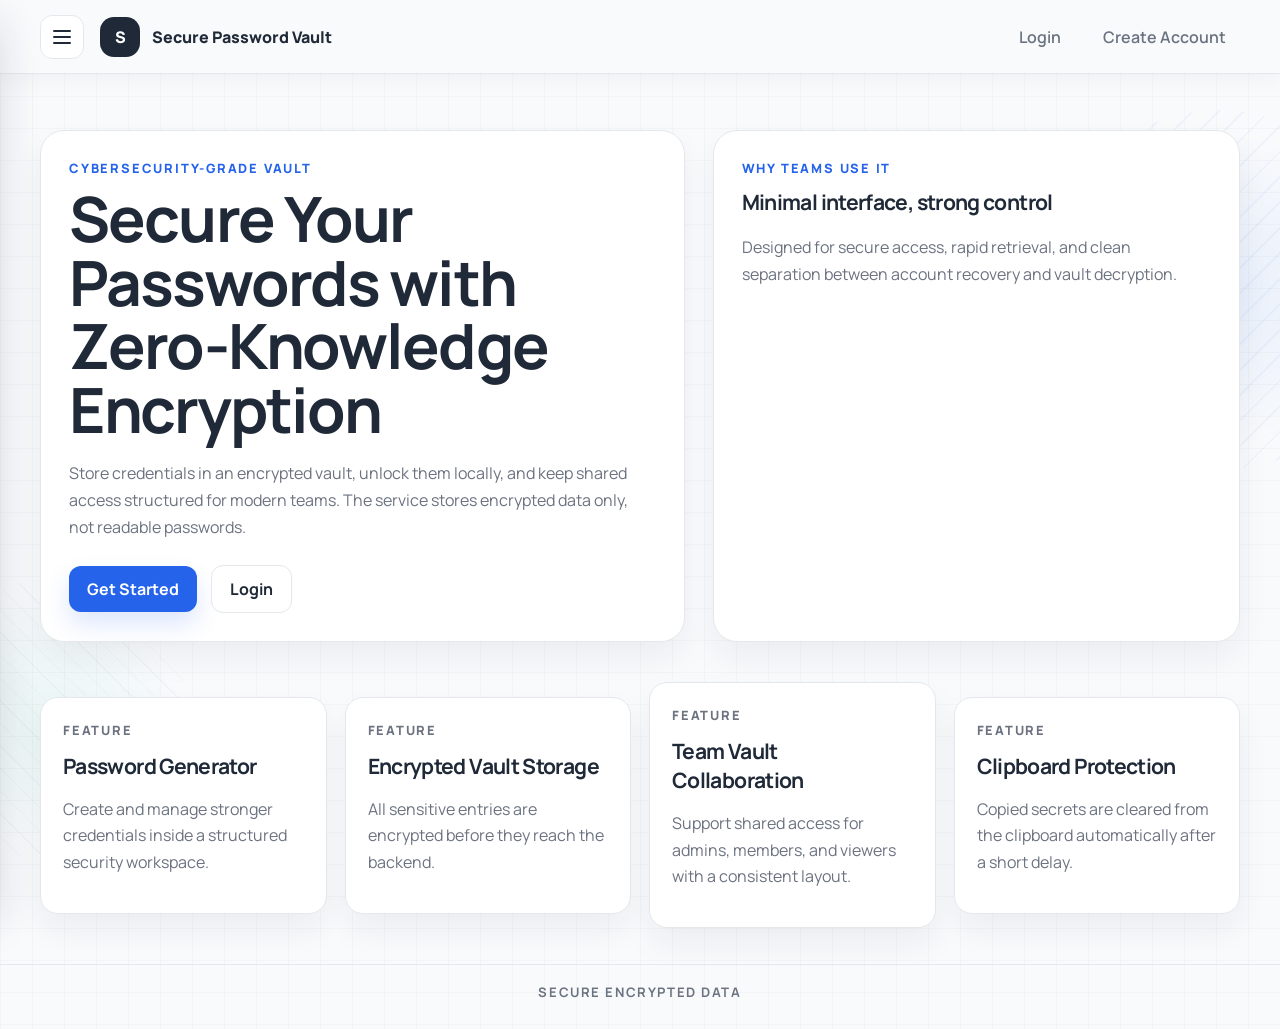
<file: frontend/index.html>
<!DOCTYPE html>
<html lang="en">
<head>
    <meta charset="UTF-8">
    <meta name="viewport" content="width=device-width, initial-scale=1.0">
    <title>Secure Password Vault</title>
    <link rel="stylesheet" href="./css/style.css">
    <script type="module" defer src="./js/main.js"></script>
</head>
<body class="page" data-page="home">
    <div class="drawer-overlay" data-sidebar-overlay></div>
    <aside class="drawer" data-sidebar>
        <div class="drawer-header">
            <div class="brand">
                <span class="brand-badge">S</span>
                <span>Secure Password Vault</span>
            </div>
            <button class="menu-button" type="button" data-sidebar-close aria-label="Close sidebar">
                <span class="hamburger" aria-hidden="true"><span></span><span></span><span></span></span>
            </button>
        </div>
        <nav class="drawer-nav">
            <a class="drawer-link active" href="./index.html">Home</a>
            <a class="drawer-link" href="./login.html">Login</a>
            <a class="drawer-link" href="./signup.html">Create Account</a>
        </nav>
    </aside>

    <header class="site-header">
        <div class="container">
            <div class="header-left">
                <button class="menu-button" type="button" data-sidebar-open aria-label="Open sidebar">
                    <span class="hamburger" aria-hidden="true"><span></span><span></span><span></span></span>
                </button>
                <a class="brand" href="./index.html">
                    <span class="brand-badge">S</span>
                    <span>Secure Password Vault</span>
                </a>
            </div>
            <div class="header-right">
                <nav class="nav-links">
                    <a class="nav-link" href="./login.html">Login</a>
                    <a class="nav-link" href="./signup.html">Create Account</a>
                </nav>
            </div>
        </div>
    </header>

    <main>
        <section class="container hero">
            <div class="hero-panel">
                <p class="eyebrow">Cybersecurity-grade vault</p>
                <h1>Secure Your Passwords with Zero-Knowledge Encryption</h1>
                <p class="lead">
                    Store credentials in an encrypted vault, unlock them locally, and keep shared access structured for modern
                    teams. The service stores encrypted data only, not readable passwords.
                </p>
                <div class="button-row" style="margin-top: 24px;">
                    <a class="button" href="./signup.html">Get Started</a>
                    <a class="button-muted" href="./login.html">Login</a>
                </div>
            </div>

            <div class="hero-panel">
                <p class="eyebrow">Why teams use it</p>
                <h2>Minimal interface, strong control</h2>
                <p class="lead">
                    Designed for secure access, rapid retrieval, and clean separation between account recovery and vault
                    decryption.
                </p>
            </div>
        </section>

        <section class="container feature-grid">
            <article class="feature-card">
                <p class="eyebrow">Feature</p>
                <h2>Password Generator</h2>
                <p>Create and manage stronger credentials inside a structured security workspace.</p>
            </article>
            <article class="feature-card">
                <p class="eyebrow">Feature</p>
                <h2>Encrypted Vault Storage</h2>
                <p>All sensitive entries are encrypted before they reach the backend.</p>
            </article>
            <article class="feature-card">
                <p class="eyebrow">Feature</p>
                <h2>Team Vault Collaboration</h2>
                <p>Support shared access for admins, members, and viewers with a consistent layout.</p>
            </article>
            <article class="feature-card">
                <p class="eyebrow">Feature</p>
                <h2>Clipboard Protection</h2>
                <p>Copied secrets are cleared from the clipboard automatically after a short delay.</p>
            </article>
        </section>
    </main>

    <footer class="footer">
        <div class="container">
            <p>Secure Encrypted Data</p>
        </div>
    </footer>
</body>
</html>
</file>
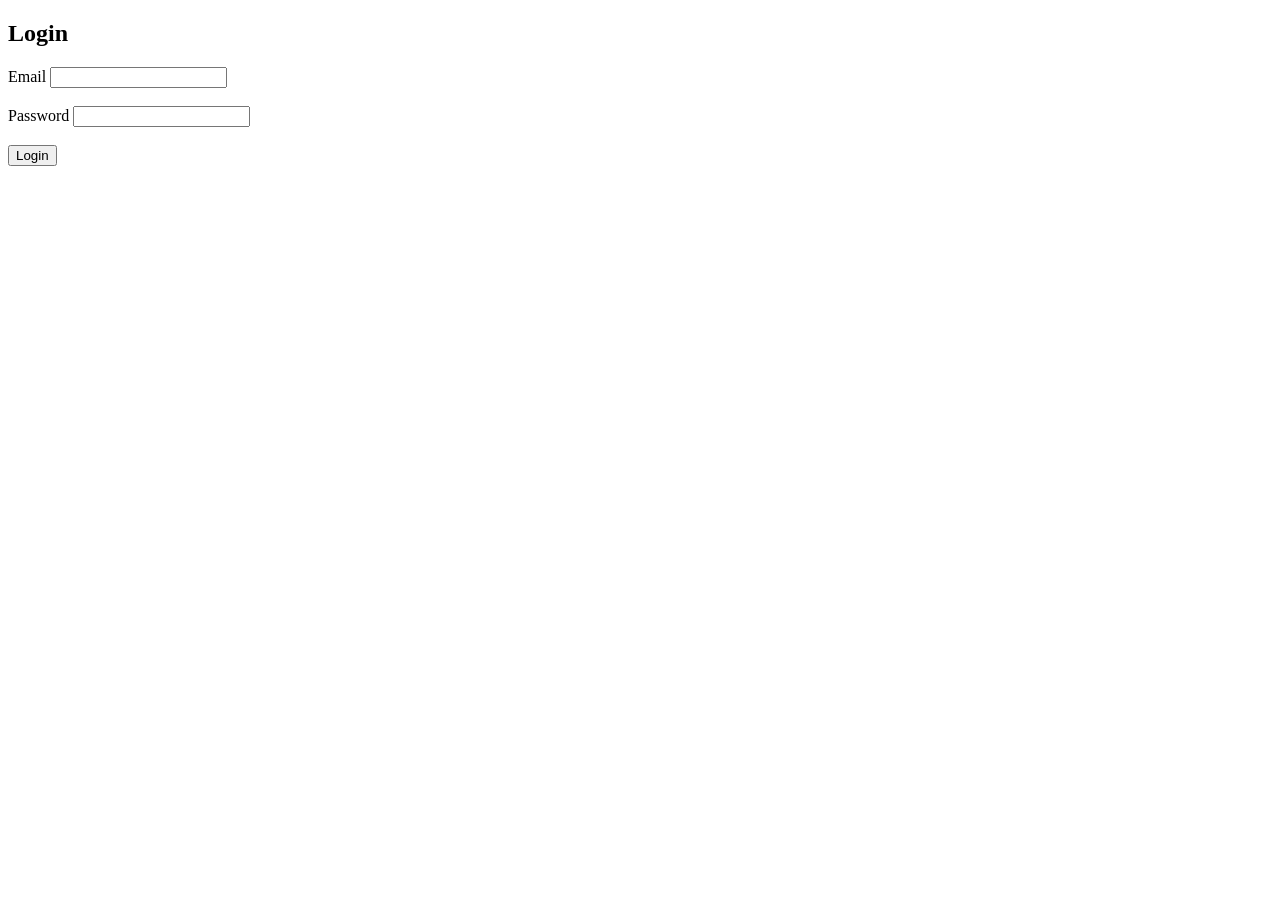
<file: frontend/login.html>
<!DOCTYPE html>
<html>
<head>
    <title>Login</title>
</head>

<body>

<h2>Login</h2>

<form>
<label>Email</label>
<input type="email" required>

<br><br>

<label>Password</label>
<input type="password" required>

<br><br>

<button type="submit">Login</button>

</form>

</body>
</html>
</file>
<file: frontend/css/style.css>
@import url("https://fonts.googleapis.com/css2?family=Manrope:wght@400;500;600;700;800&display=swap");

:root {
    --primary: #1f2937;
    --accent: #2563eb;
    --success: #10b981;
    --warning: #f59e0b;
    --danger: #ef4444;
    --background: #f8fafc;
    --card: #ffffff;
    --muted-surface: #f3f6fb;
    --border: #e5e7eb;
    --text: #111827;
    --muted: #6b7280;
    --shadow: 0 16px 32px rgba(31, 41, 55, 0.06);
    --radius-xl: 24px;
    --radius-lg: 18px;
    --radius-md: 12px;
    --header-height: 74px;
    --sidebar-width: 320px;
}

* {
    box-sizing: border-box;
}

html,
body {
    margin: 0;
    min-height: 100%;
}

body {
    position: relative;
    min-height: 100vh;
    font-family: "Manrope", "Segoe UI", sans-serif;
    color: var(--text);
    background-color: var(--background);
    background-image:
        linear-gradient(rgba(15, 23, 42, 0.025) 1px, transparent 1px),
        linear-gradient(90deg, rgba(15, 23, 42, 0.025) 1px, transparent 1px);
    background-size: 32px 32px;
    overflow-x: hidden;
}

body::before,
body::after {
    content: "";
    position: fixed;
    inset: auto;
    pointer-events: none;
    z-index: 0;
}

body::before {
    top: 110px;
    right: -120px;
    width: 360px;
    height: 360px;
    background:
        radial-gradient(circle at center, rgba(37, 99, 235, 0.08), transparent 62%),
        repeating-linear-gradient(
            135deg,
            rgba(37, 99, 235, 0.045) 0 2px,
            transparent 2px 18px
        );
    border-radius: 50%;
}

body::after {
    bottom: 40px;
    left: -90px;
    width: 280px;
    height: 280px;
    background:
        radial-gradient(circle at center, rgba(16, 185, 129, 0.06), transparent 64%),
        repeating-linear-gradient(
            45deg,
            rgba(31, 41, 55, 0.03) 0 1px,
            transparent 1px 16px
        );
    border-radius: 50%;
}

body.page {
    display: flex;
    flex-direction: column;
}

main {
    flex: 1;
    position: relative;
    z-index: 1;
}

a {
    color: inherit;
    text-decoration: none;
}

button,
input,
select,
textarea {
    font: inherit;
}

.container {
    width: min(1200px, calc(100% - 32px));
    margin: 0 auto;
}

.page-shell {
    width: min(1200px, calc(100% - 32px));
    margin: 0 auto;
}

.site-header {
    position: sticky;
    top: 0;
    z-index: 40;
    height: var(--header-height);
    background: rgba(248, 250, 252, 0.94);
    border-bottom: 1px solid var(--border);
    backdrop-filter: blur(16px);
    box-shadow: 0 6px 20px rgba(31, 41, 55, 0.04);
}

.site-header .container {
    height: 100%;
    display: flex;
    align-items: center;
    justify-content: space-between;
    gap: 20px;
}

.header-left,
.header-right,
.nav-links,
.button-row,
.toolbar-actions,
.stat-grid,
.feature-grid,
.table-actions,
.inline-actions {
    display: flex;
    gap: 14px;
    align-items: center;
    flex-wrap: wrap;
}

.header-left {
    gap: 16px;
}

.menu-button {
    width: 44px;
    height: 44px;
    border-radius: 12px;
    border: 1px solid var(--border);
    background: var(--card);
    color: var(--primary);
    display: inline-flex;
    align-items: center;
    justify-content: center;
    cursor: pointer;
    transition: background 0.18s ease, transform 0.18s ease;
}

.menu-button:hover {
    background: var(--muted-surface);
    transform: translateY(-1px);
}

.hamburger {
    width: 18px;
    display: grid;
    gap: 4px;
}

.hamburger span {
    display: block;
    width: 18px;
    height: 2px;
    background: currentColor;
    border-radius: 999px;
}

.brand {
    display: inline-flex;
    align-items: center;
    gap: 12px;
    font-weight: 800;
    color: var(--primary);
}

.brand-badge {
    width: 40px;
    height: 40px;
    display: grid;
    place-items: center;
    border-radius: 14px;
    background: var(--primary);
    color: #fff;
    font-weight: 800;
}

.nav-link {
    padding: 10px 14px;
    border-radius: 10px;
    color: var(--muted);
    font-weight: 600;
    transition: color 0.18s ease, background 0.18s ease;
}

.nav-link:hover,
.nav-link.active {
    background: rgba(37, 99, 235, 0.08);
    color: var(--accent);
}

.button,
.button-secondary,
.button-muted {
    border: 0;
    border-radius: 12px;
    padding: 12px 18px;
    font-weight: 700;
    cursor: pointer;
    transition: transform 0.18s ease, box-shadow 0.18s ease, background 0.18s ease;
}

.button:hover,
.button-secondary:hover,
.button-muted:hover {
    transform: translateY(-1px);
}

.button:disabled,
.button-secondary:disabled,
.button-muted:disabled {
    opacity: 0.6;
    cursor: not-allowed;
    transform: none;
    box-shadow: none;
}

.button {
    background: var(--accent);
    color: #fff;
    box-shadow: 0 12px 24px rgba(37, 99, 235, 0.16);
}

.button-secondary {
    background: var(--primary);
    color: #fff;
}

.button-muted {
    background: var(--card);
    color: var(--primary);
    border: 1px solid var(--border);
}

.hero {
    display: grid;
    grid-template-columns: 1.1fr 0.9fr;
    gap: 28px;
    padding: 56px 0 28px;
}

.hero-panel,
.card,
.auth-card,
.table-card,
.settings-card {
    background: var(--card);
    border: 1px solid var(--border);
    border-radius: var(--radius-xl);
    box-shadow: var(--shadow);
}

.hero-panel,
.card,
.auth-card,
.settings-card {
    padding: 28px;
}

.eyebrow {
    margin: 0 0 10px;
    font-size: 0.8rem;
    font-weight: 800;
    letter-spacing: 0.14em;
    text-transform: uppercase;
    color: var(--accent);
}

h1,
h2,
h3 {
    margin: 0;
    color: var(--primary);
    letter-spacing: -0.03em;
}

h1 {
    font-size: clamp(2.4rem, 6vw, 3.9rem);
    line-height: 1.02;
}

h2 {
    font-size: 1.32rem;
}

.lead {
    margin: 18px 0 0;
    color: var(--muted);
    line-height: 1.7;
    max-width: 62ch;
}

.feature-grid {
    display: grid;
    grid-template-columns: repeat(4, minmax(0, 1fr));
    padding: 12px 0 36px;
    gap: 18px;
}

.feature-card {
    padding: 22px;
    border-radius: var(--radius-lg);
    border: 1px solid var(--border);
    background: var(--card);
    box-shadow: var(--shadow);
}

.feature-card p,
.muted,
.card p {
    color: var(--muted);
    line-height: 1.65;
}

.auth-shell {
    min-height: calc(100vh - var(--header-height) - 72px);
    display: grid;
    place-items: center;
    padding: 28px 0 36px;
}

.auth-card {
    width: min(460px, 100%);
}

.form-stack {
    display: grid;
    gap: 14px;
}

label {
    font-weight: 700;
    color: var(--primary);
}

input,
select,
textarea {
    width: 100%;
    padding: 13px 15px;
    border: 1px solid var(--border);
    border-radius: var(--radius-md);
    background: #fff;
    color: var(--text);
    transition: border-color 0.18s ease, box-shadow 0.18s ease;
}

input:focus,
select:focus,
textarea:focus {
    outline: none;
    border-color: rgba(37, 99, 235, 0.55);
    box-shadow: 0 0 0 4px rgba(37, 99, 235, 0.08);
}

.strength-meter {
    width: 100%;
    height: 10px;
    border-radius: 999px;
    overflow: hidden;
    background: #e5e7eb;
}

.strength-fill {
    width: 22%;
    height: 100%;
}

.strength-fill.weak {
    background: var(--danger);
}

.strength-fill.medium {
    background: var(--warning);
}

.strength-fill.strong {
    background: var(--success);
}

.captcha-box {
    padding: 16px;
    border-radius: var(--radius-lg);
    border: 1px solid var(--border);
    background: var(--muted-surface);
}

.captcha-row {
    display: flex;
    gap: 12px;
    align-items: center;
    margin-bottom: 12px;
}

.captcha-question {
    min-width: 90px;
    padding: 13px 14px;
    border-radius: 12px;
    background: var(--card);
    border: 1px solid var(--border);
    font-weight: 800;
    text-align: center;
}

.captcha-status {
    margin: 10px 0 0;
    color: var(--muted);
    font-size: 0.92rem;
}

.captcha-status.success {
    color: var(--success);
}

.captcha-status.error {
    color: var(--danger);
}

.turnstile-slot {
    min-height: 72px;
    margin-bottom: 12px;
}

.auth-links {
    display: flex;
    justify-content: space-between;
    gap: 12px;
    margin-top: 16px;
    color: var(--accent);
    font-weight: 700;
}

.page-section {
    padding: 34px 0;
}

.page-intro,
.vault-toolbar {
    display: flex;
    justify-content: space-between;
    align-items: flex-start;
    gap: 18px;
    padding: 32px 0 22px;
}

.stat-grid {
    display: grid;
    grid-template-columns: repeat(4, minmax(0, 1fr));
    gap: 18px;
}

.stat-card {
    padding: 24px;
    border-radius: var(--radius-lg);
    border: 1px solid var(--border);
    background: var(--card);
    box-shadow: var(--shadow);
    transition: transform 0.18s ease, box-shadow 0.18s ease;
}

.stat-card:hover {
    transform: translateY(-2px);
    box-shadow: 0 18px 32px rgba(31, 41, 55, 0.09);
}

.stat-value {
    font-size: 2.2rem;
    font-weight: 800;
    color: var(--primary);
    margin-top: 10px;
}

.vault-layout {
    display: grid;
    grid-template-columns: 1fr;
    gap: 22px;
    padding-bottom: 34px;
}

.two-column {
    display: grid;
    grid-template-columns: 1fr 1fr;
    gap: 22px;
}

.content-grid {
    display: grid;
    grid-template-columns: 1fr 1fr;
    gap: 22px;
}

.split-grid {
    display: grid;
    gap: 22px;
}

.recovery-grid {
    align-items: start;
}

.drawer-overlay {
    position: fixed;
    inset: 0;
    background: rgba(15, 23, 42, 0.3);
    opacity: 0;
    pointer-events: none;
    transition: opacity 0.22s ease;
    z-index: 49;
}

.drawer-overlay.open {
    opacity: 1;
    pointer-events: auto;
}

.drawer {
    position: fixed;
    top: 0;
    left: 0;
    width: min(var(--sidebar-width), calc(100vw - 42px));
    height: 100vh;
    padding: 22px;
    background: var(--card);
    border-right: 1px solid var(--border);
    box-shadow: 0 20px 40px rgba(31, 41, 55, 0.14);
    transform: translateX(-100%);
    transition: transform 0.22s ease;
    z-index: 50;
    display: grid;
    align-content: start;
    gap: 18px;
}

.drawer.open {
    transform: translateX(0);
}

.drawer-header {
    display: flex;
    justify-content: space-between;
    align-items: center;
    gap: 12px;
}

.drawer-nav {
    display: grid;
    gap: 8px;
}

.drawer-link {
    width: 100%;
    padding: 13px 14px;
    border-radius: 12px;
    color: var(--primary);
    font-weight: 600;
    border: 1px solid transparent;
    background: transparent;
    text-align: left;
    cursor: pointer;
}

.drawer-link:hover,
.drawer-link.active {
    background: rgba(37, 99, 235, 0.08);
    border-color: rgba(37, 99, 235, 0.12);
    color: var(--accent);
}

.unlock-status {
    display: inline-flex;
    align-items: center;
    gap: 8px;
    padding: 10px 14px;
    border-radius: 999px;
    background: rgba(37, 99, 235, 0.08);
    color: var(--accent);
    font-weight: 700;
}

.table-card {
    border: 1px solid var(--border);
    border-radius: var(--radius-xl);
    background: var(--card);
    box-shadow: var(--shadow);
    overflow: hidden;
}

.table-wrap {
    overflow-x: auto;
}

table {
    width: 100%;
    border-collapse: separate;
    border-spacing: 0;
}

th,
td {
    padding: 16px 18px;
    text-align: left;
    border-bottom: 1px solid var(--border);
}

th {
    background: #f9fbfe;
    color: var(--muted);
    font-size: 0.84rem;
    text-transform: uppercase;
    letter-spacing: 0.08em;
}

tbody tr:nth-child(even) {
    background: #fbfdff;
}

tbody tr:hover {
    background: rgba(37, 99, 235, 0.05);
}

.pill {
    display: inline-flex;
    align-items: center;
    padding: 7px 12px;
    border-radius: 999px;
    background: rgba(37, 99, 235, 0.08);
    color: var(--accent);
    font-weight: 700;
}

.table-actions button {
    padding: 9px 12px;
    border-radius: 10px;
    font-size: 0.92rem;
}

.table-actions {
    display: flex;
    gap: 8px;
    flex-wrap: wrap;
    align-items: center;
}

.settings-card {
    display: none;
}

.settings-card.active {
    display: block;
}

.message {
    min-height: 22px;
    color: var(--success);
    font-weight: 600;
}

.message.error {
    color: var(--danger);
}

.dev-panel {
    margin-top: 18px;
    padding: 18px;
    border-radius: var(--radius-lg);
    border: 1px solid var(--border);
    background: var(--muted-surface);
}

.footer {
    position: relative;
    z-index: 1;
    border-top: 1px solid var(--border);
    padding: 18px 0 28px;
    margin-top: auto;
}

.footer p {
    margin: 0;
    text-align: center;
    color: var(--muted);
    font-size: 0.82rem;
    font-weight: 700;
    letter-spacing: 0.12em;
    text-transform: uppercase;
}

.hidden {
    display: none !important;
}

@media (max-width: 1024px) {
    .hero,
    .feature-grid,
    .stat-grid,
    .two-column,
    .content-grid {
        grid-template-columns: repeat(2, minmax(0, 1fr));
    }

    .hero {
        grid-template-columns: 1fr;
    }
}

@media (max-width: 720px) {
    .site-header .container,
    .page-intro,
    .vault-toolbar,
    .header-right,
    .auth-links {
        flex-direction: column;
        align-items: flex-start;
    }

    .feature-grid,
    .stat-grid,
    .two-column,
    .content-grid {
        grid-template-columns: 1fr;
    }

    .container {
        width: min(calc(100% - 20px), 1200px);
    }

    .nav-links {
        display: none;
    }

    .auth-card,
    .hero-panel,
    .card,
    .settings-card {
        padding: 22px;
    }

    .captcha-row {
        flex-direction: column;
        align-items: stretch;
    }
}
</file>
